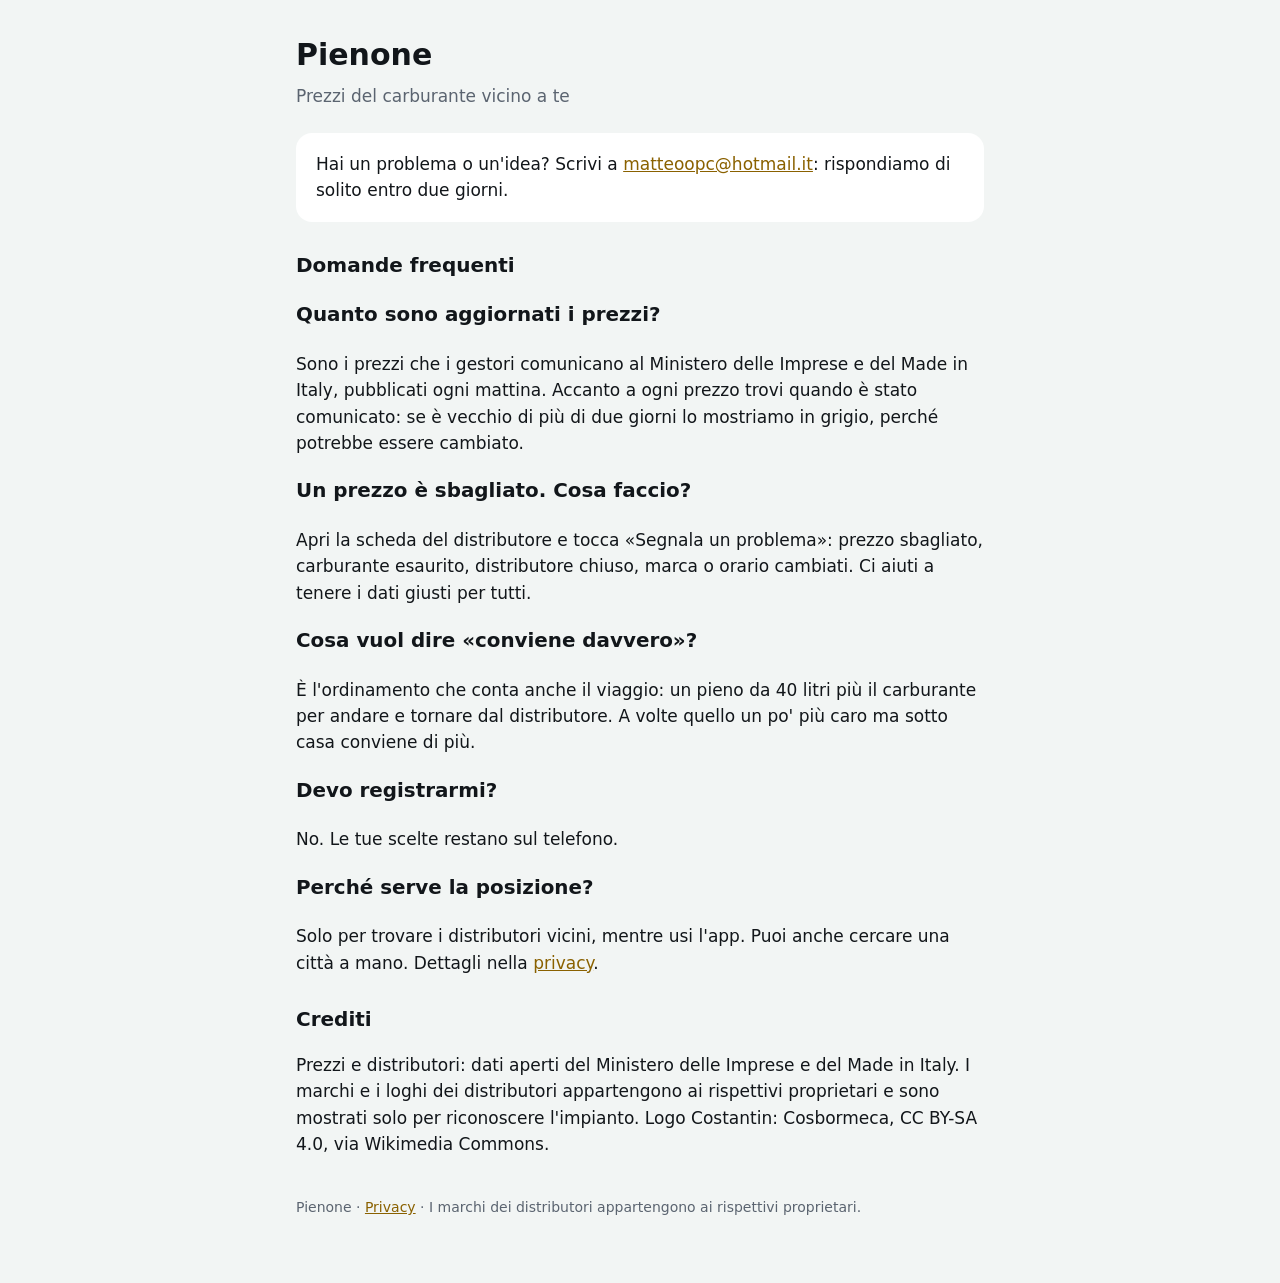
<file: index.html>
<!doctype html>
<html lang="it"><head><meta charset="utf-8"><meta name="viewport" content="width=device-width,initial-scale=1">
<title>Pienone — Supporto</title><link rel="stylesheet" href="stile.css"></head>
<body><main>
<h1>Pienone</h1>
<p class="data">Prezzi del carburante vicino a te</p>

<div class="scheda">Hai un problema o un'idea? Scrivi a <a href="mailto:matteoopc@hotmail.it">matteoopc@hotmail.it</a>: rispondiamo di solito entro due giorni.</div>

<h2>Domande frequenti</h2>
<h3>Quanto sono aggiornati i prezzi?</h3>
<p>Sono i prezzi che i gestori comunicano al Ministero delle Imprese e del Made in Italy, pubblicati ogni mattina. Accanto a ogni prezzo trovi quando è stato comunicato: se è vecchio di più di due giorni lo mostriamo in grigio, perché potrebbe essere cambiato.</p>
<h3>Un prezzo è sbagliato. Cosa faccio?</h3>
<p>Apri la scheda del distributore e tocca «Segnala un problema»: prezzo sbagliato, carburante esaurito, distributore chiuso, marca o orario cambiati. Ci aiuti a tenere i dati giusti per tutti.</p>
<h3>Cosa vuol dire «conviene davvero»?</h3>
<p>È l'ordinamento che conta anche il viaggio: un pieno da 40 litri più il carburante per andare e tornare dal distributore. A volte quello un po' più caro ma sotto casa conviene di più.</p>
<h3>Devo registrarmi?</h3>
<p>No. Le tue scelte restano sul telefono.</p>
<h3>Perché serve la posizione?</h3>
<p>Solo per trovare i distributori vicini, mentre usi l'app. Puoi anche cercare una città a mano. Dettagli nella <a href="privacy.html">privacy</a>.</p>

<h2>Crediti</h2>
<p>Prezzi e distributori: dati aperti del Ministero delle Imprese e del Made in Italy. I marchi e i loghi dei distributori appartengono ai rispettivi proprietari e sono mostrati solo per riconoscere l'impianto. Logo Costantin: Cosbormeca, CC BY-SA 4.0, via Wikimedia Commons.</p>

<footer>Pienone · <a href="privacy.html">Privacy</a> · I marchi dei distributori appartengono ai rispettivi proprietari.</footer>
</main></body></html>
</file>
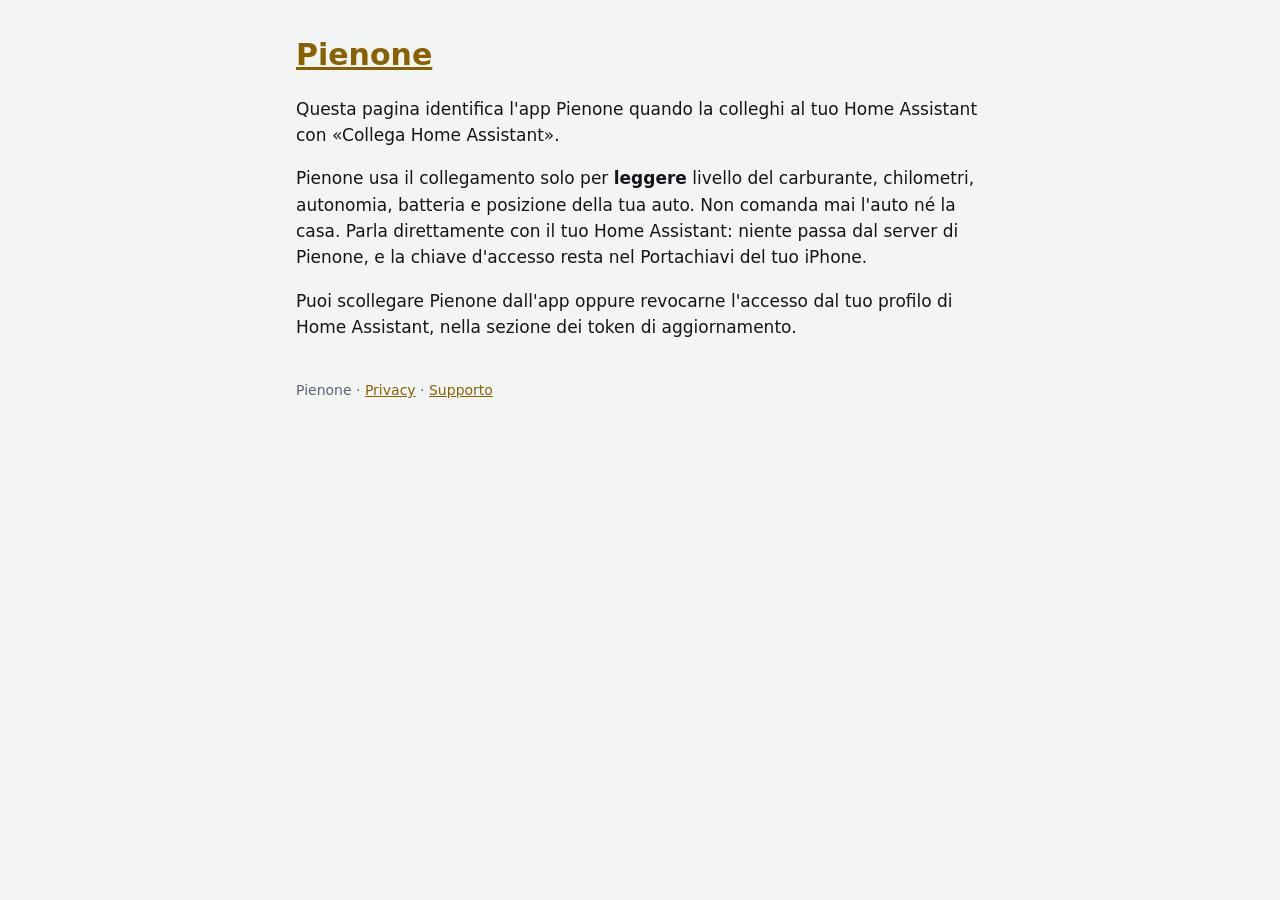
<file: ha/index.html>
<!doctype html>
<html lang="it"><head><meta charset="utf-8"><meta name="viewport" content="width=device-width,initial-scale=1">
<title>Pienone — Collegamento a Home Assistant</title>
<!-- Home Assistant legge questa pagina come client_id dell'accesso: il ritorno all'app è permesso solo verso questo indirizzo -->
<link rel="redirect_uri" href="pienone://ha">
<link rel="stylesheet" href="../stile.css"></head>
<body><main>
<div class="h-app"><h1><a class="u-url p-name" href="https://matteoopc.github.io/pienone-legal/ha/">Pienone</a></h1></div>
<p>Questa pagina identifica l'app Pienone quando la colleghi al tuo Home Assistant con «Collega Home Assistant».</p>
<p>Pienone usa il collegamento solo per <strong>leggere</strong> livello del carburante, chilometri, autonomia, batteria e posizione della tua auto. Non comanda mai l'auto né la casa. Parla direttamente con il tuo Home Assistant: niente passa dal server di Pienone, e la chiave d'accesso resta nel Portachiavi del tuo iPhone.</p>
<p>Puoi scollegare Pienone dall'app oppure revocarne l'accesso dal tuo profilo di Home Assistant, nella sezione dei token di aggiornamento.</p>
<footer>Pienone · <a href="../privacy.html">Privacy</a> · <a href="../index.html">Supporto</a></footer>
</main></body></html>
</file>
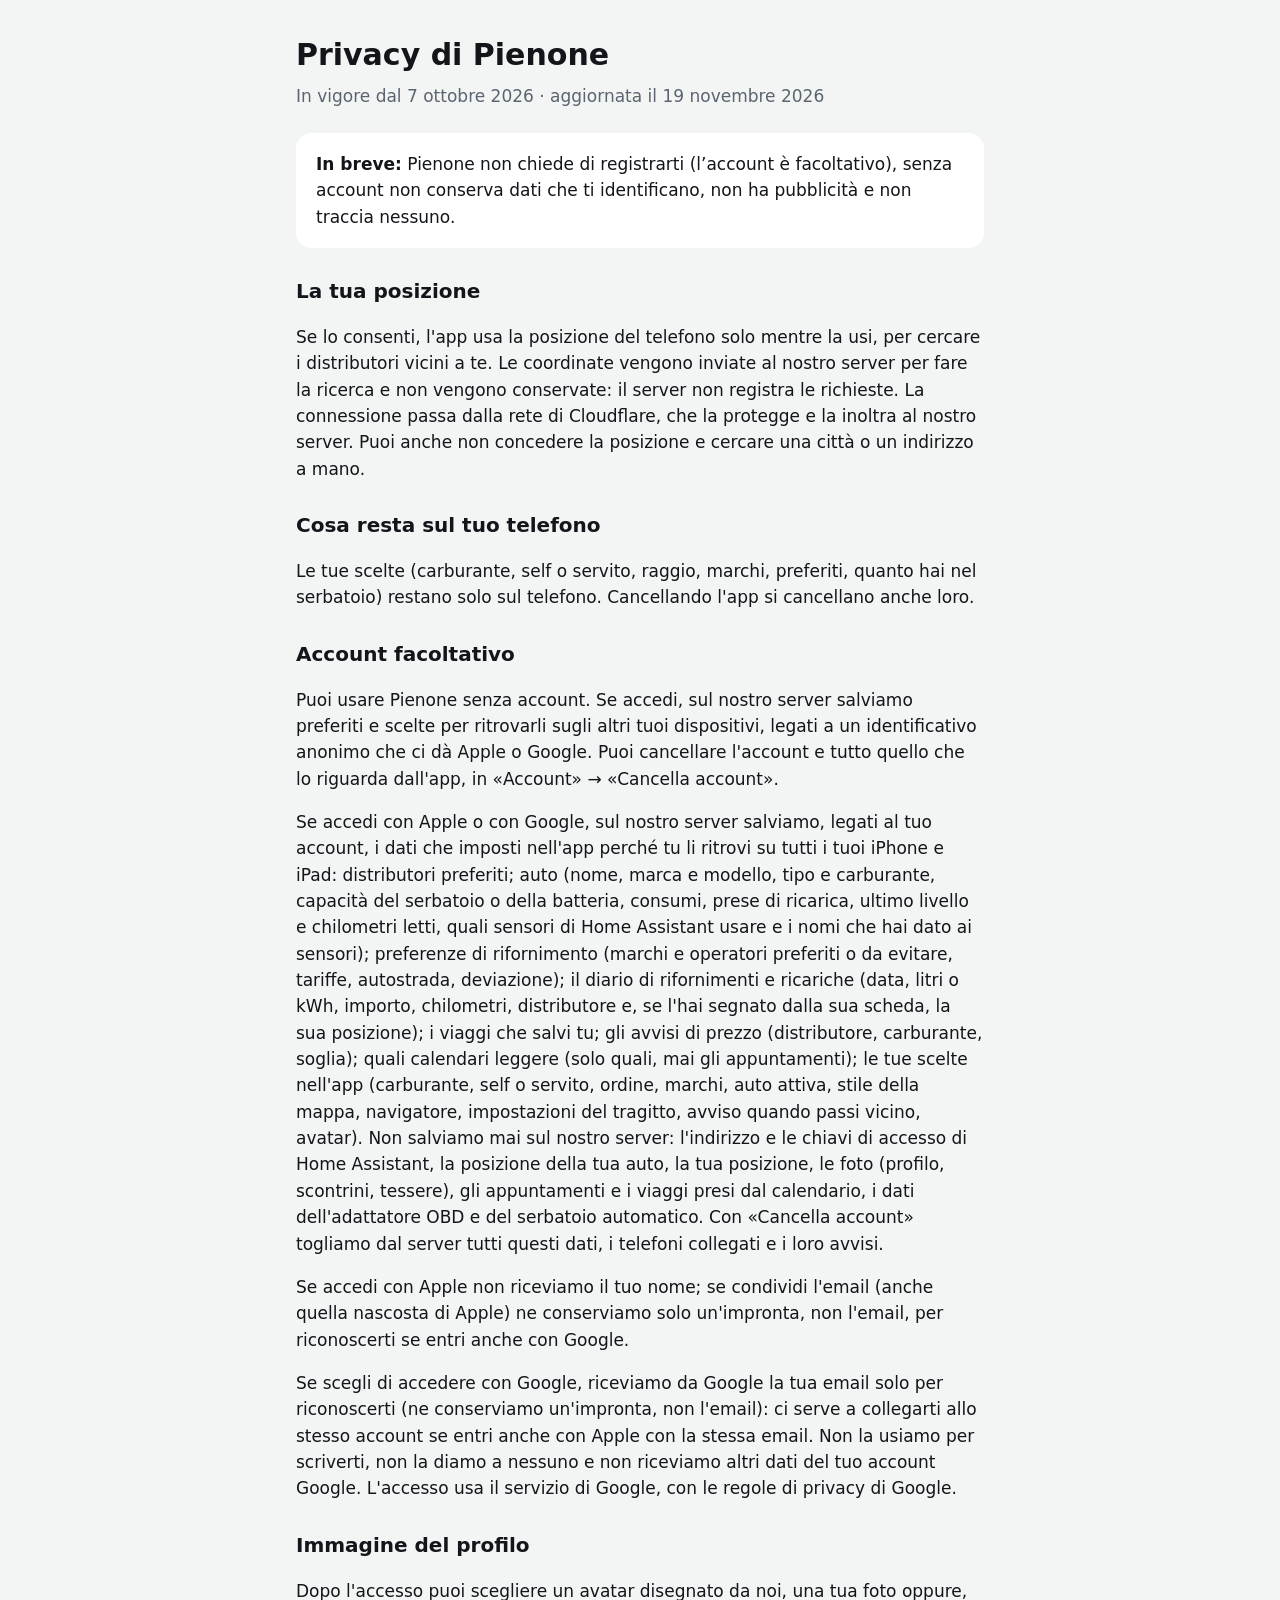
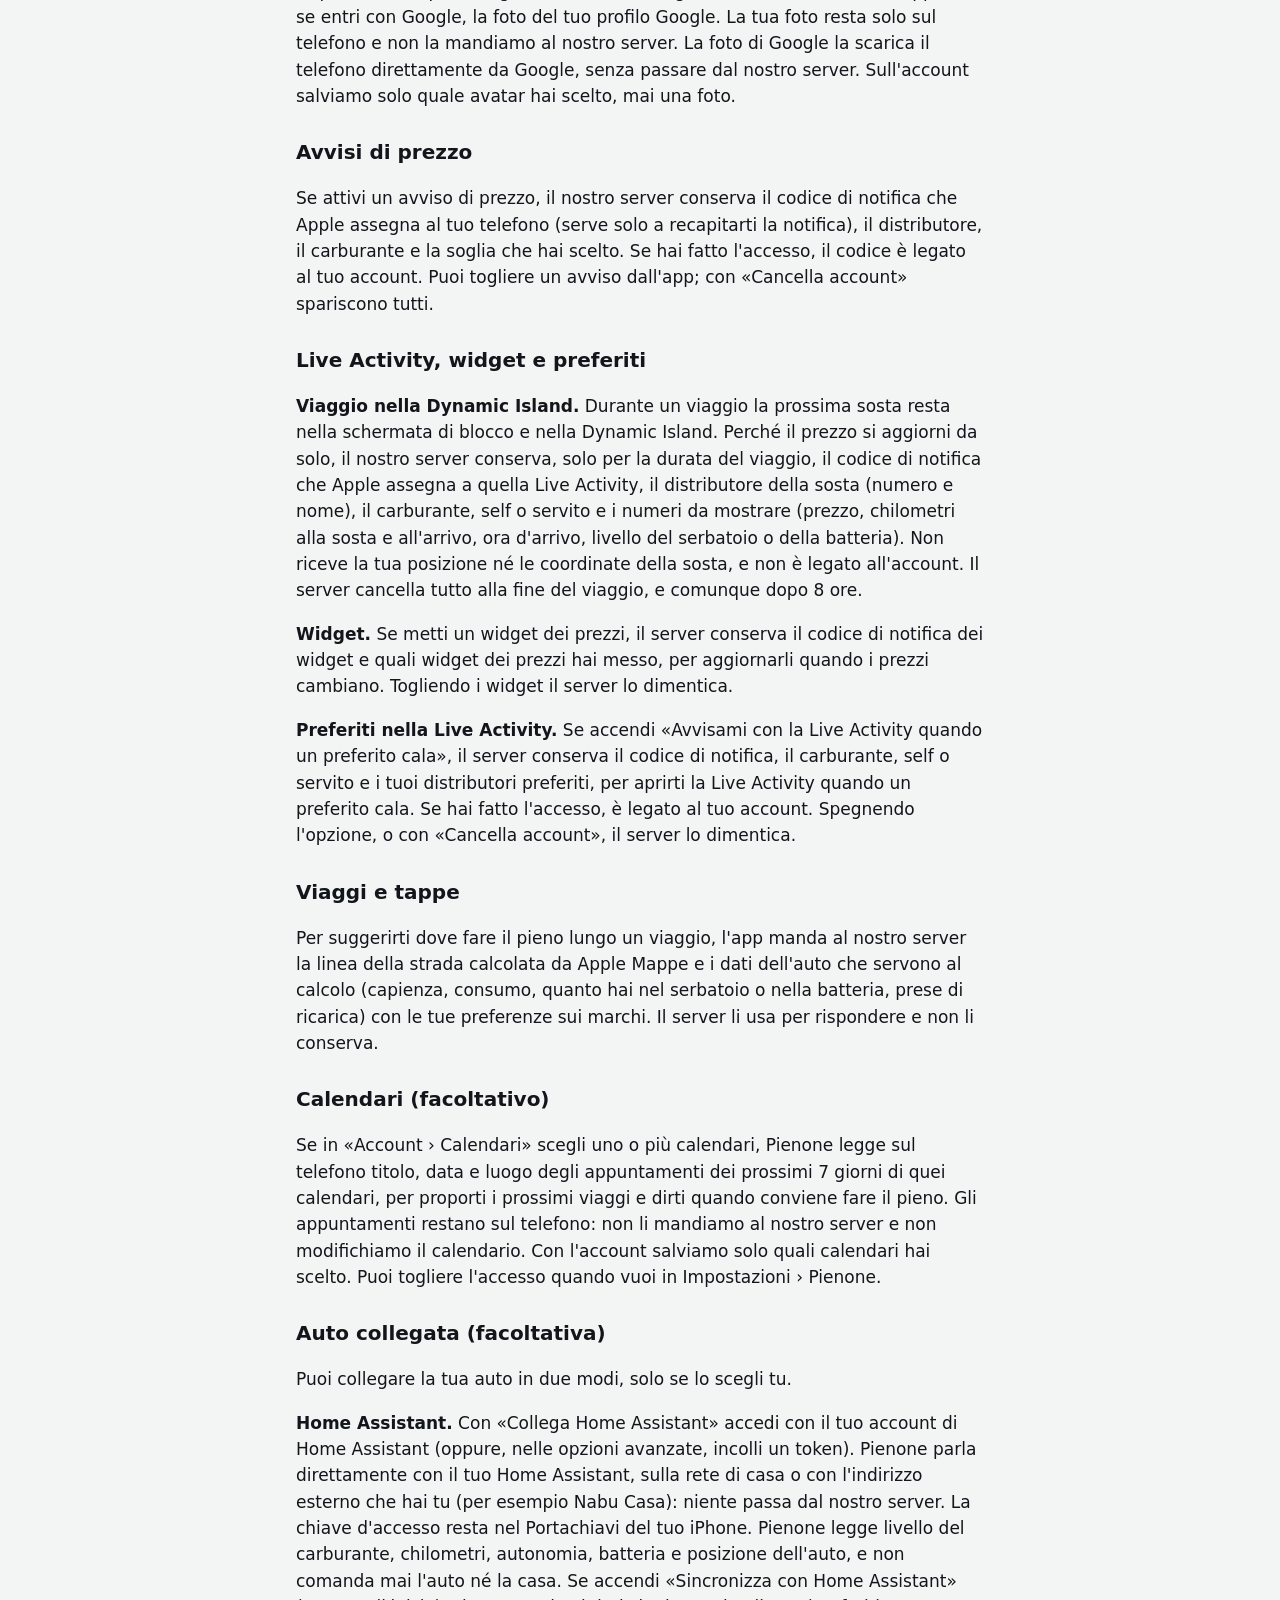
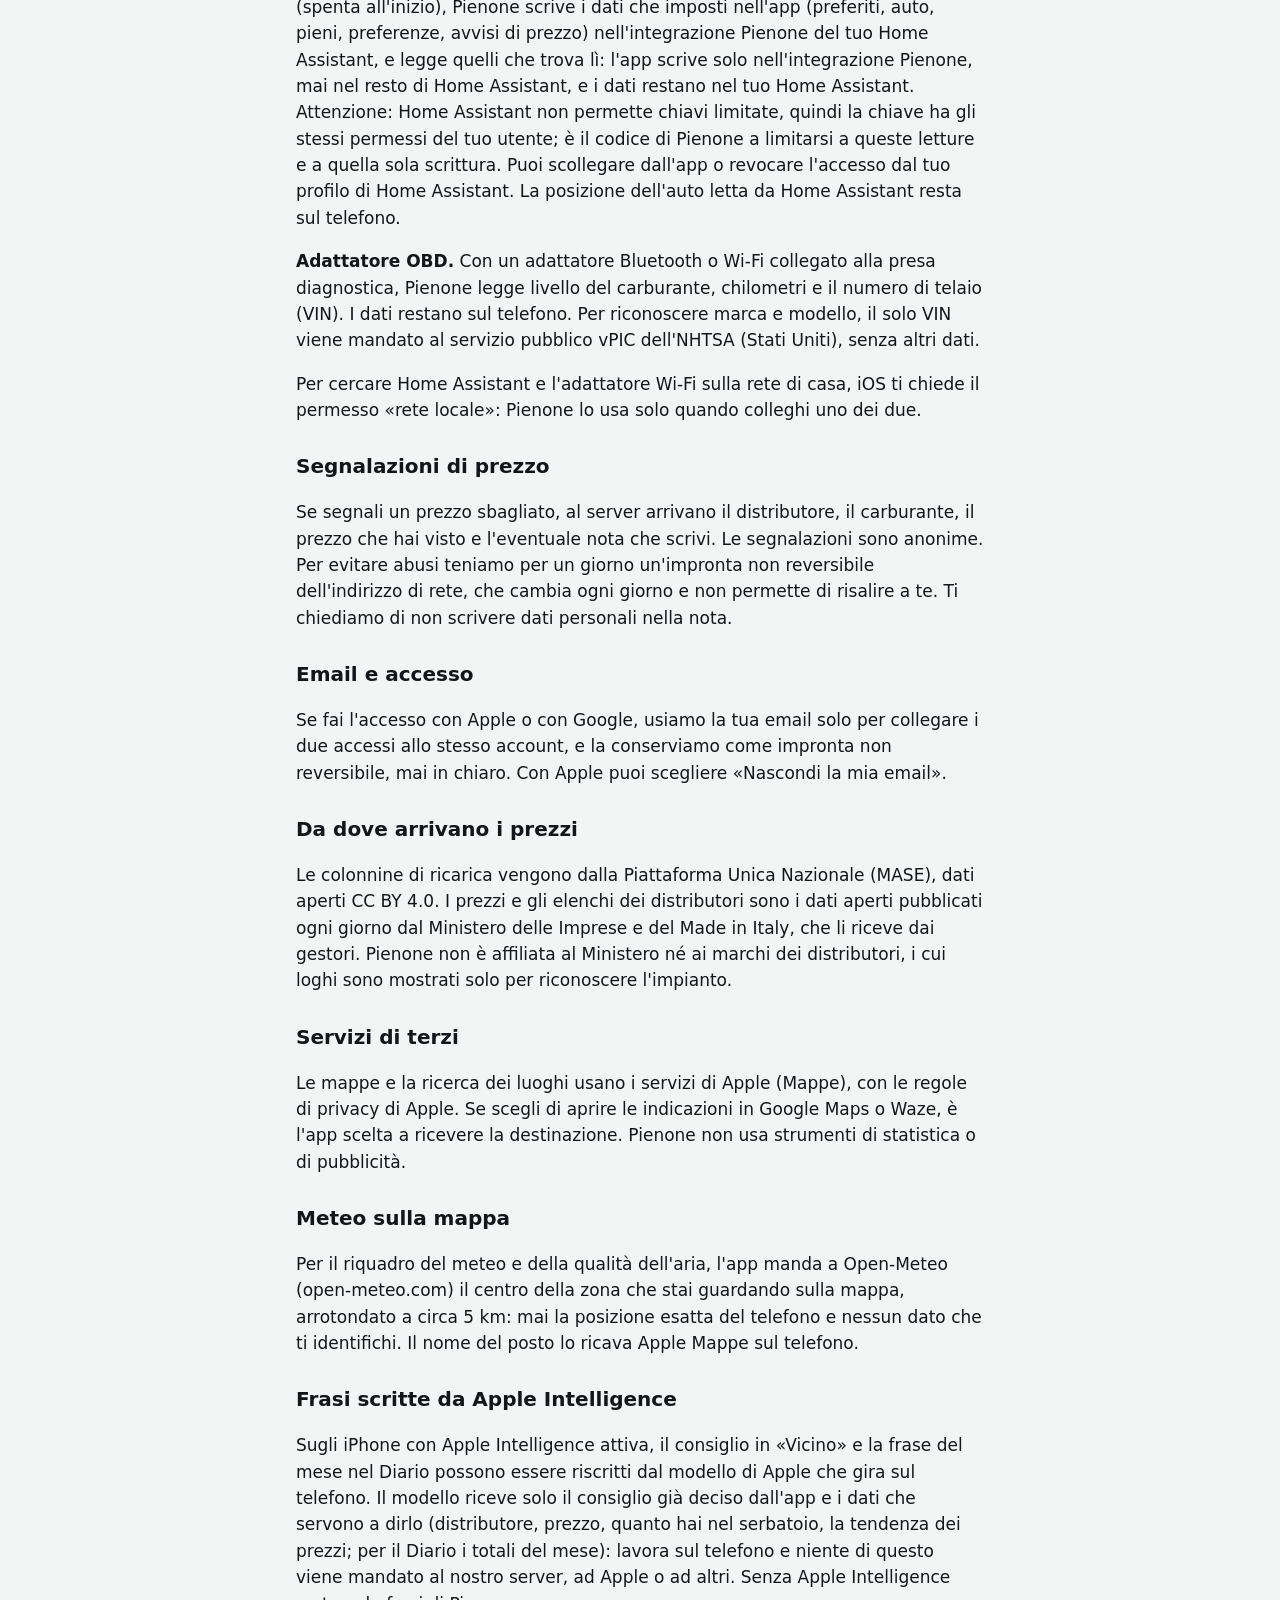
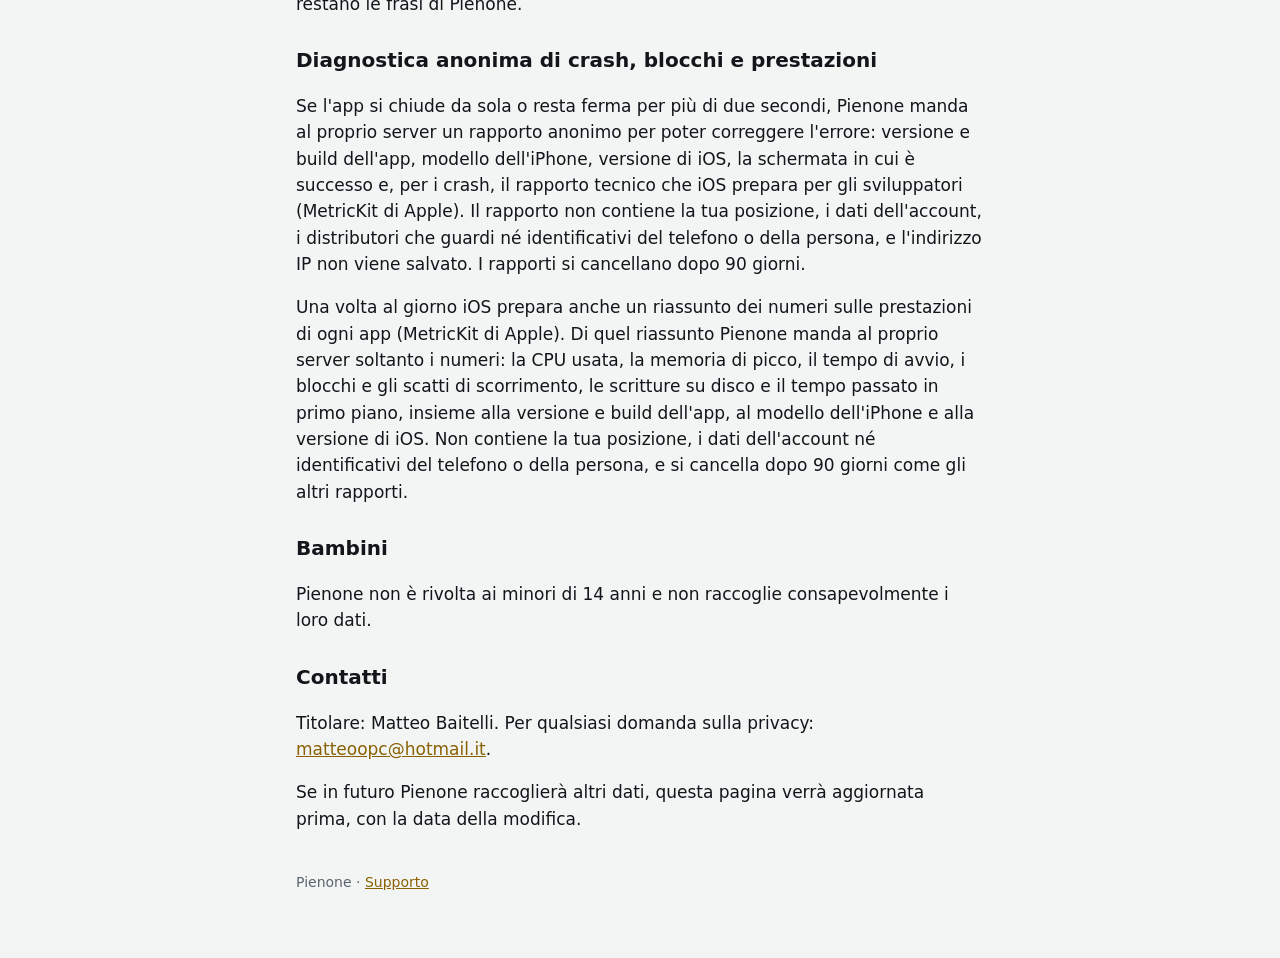
<file: privacy.html>
<!doctype html>
<html lang="it"><head><meta charset="utf-8"><meta name="viewport" content="width=device-width,initial-scale=1">
<title>Pienone — Privacy</title><link rel="stylesheet" href="stile.css"></head>
<body><main>
<h1>Privacy di Pienone</h1>
<p class="data">In vigore dal 7 ottobre 2026 · aggiornata il 19 novembre 2026</p>

<div class="scheda"><strong>In breve:</strong> Pienone non chiede di registrarti (l’account è facoltativo), senza account non conserva dati che ti identificano, non ha pubblicità e non traccia nessuno.</div>

<h2>La tua posizione</h2>
<p>Se lo consenti, l'app usa la posizione del telefono solo mentre la usi, per cercare i distributori vicini a te. Le coordinate vengono inviate al nostro server per fare la ricerca e non vengono conservate: il server non registra le richieste. La connessione passa dalla rete di Cloudflare, che la protegge e la inoltra al nostro server. Puoi anche non concedere la posizione e cercare una città o un indirizzo a mano.</p>

<h2>Cosa resta sul tuo telefono</h2>
<p>Le tue scelte (carburante, self o servito, raggio, marchi, preferiti, quanto hai nel serbatoio) restano solo sul telefono. Cancellando l'app si cancellano anche loro.</p>

<h2>Account facoltativo</h2>
<p>Puoi usare Pienone senza account. Se accedi, sul nostro server salviamo preferiti e scelte per ritrovarli sugli altri tuoi dispositivi, legati a un identificativo anonimo che ci dà Apple o Google. Puoi cancellare l'account e tutto quello che lo riguarda dall'app, in «Account» → «Cancella account».</p>
<p>Se accedi con Apple o con Google, sul nostro server salviamo, legati al tuo account, i dati che imposti nell'app perché tu li ritrovi su tutti i tuoi iPhone e iPad: distributori preferiti; auto (nome, marca e modello, tipo e carburante, capacità del serbatoio o della batteria, consumi, prese di ricarica, ultimo livello e chilometri letti, quali sensori di Home Assistant usare e i nomi che hai dato ai sensori); preferenze di rifornimento (marchi e operatori preferiti o da evitare, tariffe, autostrada, deviazione); il diario di rifornimenti e ricariche (data, litri o kWh, importo, chilometri, distributore e, se l'hai segnato dalla sua scheda, la sua posizione); i viaggi che salvi tu; gli avvisi di prezzo (distributore, carburante, soglia); quali calendari leggere (solo quali, mai gli appuntamenti); le tue scelte nell'app (carburante, self o servito, ordine, marchi, auto attiva, stile della mappa, navigatore, impostazioni del tragitto, avviso quando passi vicino, avatar). Non salviamo mai sul nostro server: l'indirizzo e le chiavi di accesso di Home Assistant, la posizione della tua auto, la tua posizione, le foto (profilo, scontrini, tessere), gli appuntamenti e i viaggi presi dal calendario, i dati dell'adattatore OBD e del serbatoio automatico. Con «Cancella account» togliamo dal server tutti questi dati, i telefoni collegati e i loro avvisi.</p>
<p>Se accedi con Apple non riceviamo il tuo nome; se condividi l'email (anche quella nascosta di Apple) ne conserviamo solo un'impronta, non l'email, per riconoscerti se entri anche con Google.</p>
<p>Se scegli di accedere con Google, riceviamo da Google la tua email solo per riconoscerti (ne conserviamo un'impronta, non l'email): ci serve a collegarti allo stesso account se entri anche con Apple con la stessa email. Non la usiamo per scriverti, non la diamo a nessuno e non riceviamo altri dati del tuo account Google. L'accesso usa il servizio di Google, con le regole di privacy di Google.</p>

<h2>Immagine del profilo</h2>
<p>Dopo l'accesso puoi scegliere un avatar disegnato da noi, una tua foto oppure, se entri con Google, la foto del tuo profilo Google. La tua foto resta solo sul telefono e non la mandiamo al nostro server. La foto di Google la scarica il telefono direttamente da Google, senza passare dal nostro server. Sull'account salviamo solo quale avatar hai scelto, mai una foto.</p>

<h2>Avvisi di prezzo</h2>
<p>Se attivi un avviso di prezzo, il nostro server conserva il codice di notifica che Apple assegna al tuo telefono (serve solo a recapitarti la notifica), il distributore, il carburante e la soglia che hai scelto. Se hai fatto l'accesso, il codice è legato al tuo account. Puoi togliere un avviso dall'app; con «Cancella account» spariscono tutti.</p>

<h2>Live Activity, widget e preferiti</h2>
<p><strong>Viaggio nella Dynamic Island.</strong> Durante un viaggio la prossima sosta resta nella schermata di blocco e nella Dynamic Island. Perché il prezzo si aggiorni da solo, il nostro server conserva, solo per la durata del viaggio, il codice di notifica che Apple assegna a quella Live Activity, il distributore della sosta (numero e nome), il carburante, self o servito e i numeri da mostrare (prezzo, chilometri alla sosta e all'arrivo, ora d'arrivo, livello del serbatoio o della batteria). Non riceve la tua posizione né le coordinate della sosta, e non è legato all'account. Il server cancella tutto alla fine del viaggio, e comunque dopo 8 ore.</p>
<p><strong>Widget.</strong> Se metti un widget dei prezzi, il server conserva il codice di notifica dei widget e quali widget dei prezzi hai messo, per aggiornarli quando i prezzi cambiano. Togliendo i widget il server lo dimentica.</p>
<p><strong>Preferiti nella Live Activity.</strong> Se accendi «Avvisami con la Live Activity quando un preferito cala», il server conserva il codice di notifica, il carburante, self o servito e i tuoi distributori preferiti, per aprirti la Live Activity quando un preferito cala. Se hai fatto l'accesso, è legato al tuo account. Spegnendo l'opzione, o con «Cancella account», il server lo dimentica.</p>

<h2>Viaggi e tappe</h2>
<p>Per suggerirti dove fare il pieno lungo un viaggio, l'app manda al nostro server la linea della strada calcolata da Apple Mappe e i dati dell'auto che servono al calcolo (capienza, consumo, quanto hai nel serbatoio o nella batteria, prese di ricarica) con le tue preferenze sui marchi. Il server li usa per rispondere e non li conserva.</p>

<h2>Calendari (facoltativo)</h2>
<p>Se in «Account › Calendari» scegli uno o più calendari, Pienone legge sul telefono titolo, data e luogo degli appuntamenti dei prossimi 7 giorni di quei calendari, per proporti i prossimi viaggi e dirti quando conviene fare il pieno. Gli appuntamenti restano sul telefono: non li mandiamo al nostro server e non modifichiamo il calendario. Con l'account salviamo solo quali calendari hai scelto. Puoi togliere l'accesso quando vuoi in Impostazioni › Pienone.</p>

<h2>Auto collegata (facoltativa)</h2>
<p>Puoi collegare la tua auto in due modi, solo se lo scegli tu.</p>
<p><strong>Home Assistant.</strong> Con «Collega Home Assistant» accedi con il tuo account di Home Assistant (oppure, nelle opzioni avanzate, incolli un token). Pienone parla direttamente con il tuo Home Assistant, sulla rete di casa o con l'indirizzo esterno che hai tu (per esempio Nabu Casa): niente passa dal nostro server. La chiave d'accesso resta nel Portachiavi del tuo iPhone. Pienone legge livello del carburante, chilometri, autonomia, batteria e posizione dell'auto, e non comanda mai l'auto né la casa. Se accendi «Sincronizza con Home Assistant» (spenta all'inizio), Pienone scrive i dati che imposti nell'app (preferiti, auto, pieni, preferenze, avvisi di prezzo) nell'integrazione Pienone del tuo Home Assistant, e legge quelli che trova lì: l'app scrive solo nell'integrazione Pienone, mai nel resto di Home Assistant, e i dati restano nel tuo Home Assistant. Attenzione: Home Assistant non permette chiavi limitate, quindi la chiave ha gli stessi permessi del tuo utente; è il codice di Pienone a limitarsi a queste letture e a quella sola scrittura. Puoi scollegare dall'app o revocare l'accesso dal tuo profilo di Home Assistant. La posizione dell'auto letta da Home Assistant resta sul telefono.</p>
<p><strong>Adattatore OBD.</strong> Con un adattatore Bluetooth o Wi-Fi collegato alla presa diagnostica, Pienone legge livello del carburante, chilometri e il numero di telaio (VIN). I dati restano sul telefono. Per riconoscere marca e modello, il solo VIN viene mandato al servizio pubblico vPIC dell'NHTSA (Stati Uniti), senza altri dati.</p>
<p>Per cercare Home Assistant e l'adattatore Wi-Fi sulla rete di casa, iOS ti chiede il permesso «rete locale»: Pienone lo usa solo quando colleghi uno dei due.</p>

<h2>Segnalazioni di prezzo</h2>
<p>Se segnali un prezzo sbagliato, al server arrivano il distributore, il carburante, il prezzo che hai visto e l'eventuale nota che scrivi. Le segnalazioni sono anonime. Per evitare abusi teniamo per un giorno un'impronta non reversibile dell'indirizzo di rete, che cambia ogni giorno e non permette di risalire a te. Ti chiediamo di non scrivere dati personali nella nota.</p>

<h2>Email e accesso</h2>
<p>Se fai l'accesso con Apple o con Google, usiamo la tua email solo per collegare i due accessi allo stesso account, e la conserviamo come impronta non reversibile, mai in chiaro. Con Apple puoi scegliere «Nascondi la mia email».</p>

<h2>Da dove arrivano i prezzi</h2>
<p>Le colonnine di ricarica vengono dalla Piattaforma Unica Nazionale (MASE), dati aperti CC BY 4.0. I prezzi e gli elenchi dei distributori sono i dati aperti pubblicati ogni giorno dal Ministero delle Imprese e del Made in Italy, che li riceve dai gestori. Pienone non è affiliata al Ministero né ai marchi dei distributori, i cui loghi sono mostrati solo per riconoscere l'impianto.</p>

<h2>Servizi di terzi</h2>
<p>Le mappe e la ricerca dei luoghi usano i servizi di Apple (Mappe), con le regole di privacy di Apple. Se scegli di aprire le indicazioni in Google Maps o Waze, è l'app scelta a ricevere la destinazione. Pienone non usa strumenti di statistica o di pubblicità.</p>
<h2>Meteo sulla mappa</h2>
<p>Per il riquadro del meteo e della qualità dell'aria, l'app manda a Open-Meteo (open-meteo.com) il centro della zona che stai guardando sulla mappa, arrotondato a circa 5 km: mai la posizione esatta del telefono e nessun dato che ti identifichi. Il nome del posto lo ricava Apple Mappe sul telefono.</p>
<h2>Frasi scritte da Apple Intelligence</h2>
<p>Sugli iPhone con Apple Intelligence attiva, il consiglio in «Vicino» e la frase del mese nel Diario possono essere riscritti dal modello di Apple che gira sul telefono. Il modello riceve solo il consiglio già deciso dall'app e i dati che servono a dirlo (distributore, prezzo, quanto hai nel serbatoio, la tendenza dei prezzi; per il Diario i totali del mese): lavora sul telefono e niente di questo viene mandato al nostro server, ad Apple o ad altri. Senza Apple Intelligence restano le frasi di Pienone.</p>

<h2>Diagnostica anonima di crash, blocchi e prestazioni</h2>
<p>Se l'app si chiude da sola o resta ferma per più di due secondi, Pienone manda al proprio server un rapporto anonimo per poter correggere l'errore: versione e build dell'app, modello dell'iPhone, versione di iOS, la schermata in cui è successo e, per i crash, il rapporto tecnico che iOS prepara per gli sviluppatori (MetricKit di Apple). Il rapporto non contiene la tua posizione, i dati dell'account, i distributori che guardi né identificativi del telefono o della persona, e l'indirizzo IP non viene salvato. I rapporti si cancellano dopo 90 giorni.</p>
<p>Una volta al giorno iOS prepara anche un riassunto dei numeri sulle prestazioni di ogni app (MetricKit di Apple). Di quel riassunto Pienone manda al proprio server soltanto i numeri: la CPU usata, la memoria di picco, il tempo di avvio, i blocchi e gli scatti di scorrimento, le scritture su disco e il tempo passato in primo piano, insieme alla versione e build dell'app, al modello dell'iPhone e alla versione di iOS. Non contiene la tua posizione, i dati dell'account né identificativi del telefono o della persona, e si cancella dopo 90 giorni come gli altri rapporti.</p>

<h2>Bambini</h2>
<p>Pienone non è rivolta ai minori di 14 anni e non raccoglie consapevolmente i loro dati.</p>

<h2>Contatti</h2>
<p>Titolare: Matteo Baitelli. Per qualsiasi domanda sulla privacy: <a href="mailto:matteoopc@hotmail.it">matteoopc@hotmail.it</a>.</p>
<p>Se in futuro Pienone raccoglierà altri dati, questa pagina verrà aggiornata prima, con la data della modifica.</p>

<footer>Pienone · <a href="index.html">Supporto</a></footer>
</main></body></html>
</file>
<file: stile.css>
:root{--fondo:#F2F5F4;--testo:#12161A;--secondario:#5b6470;--accento:#8A6100;--scheda:#fff}
@media (prefers-color-scheme:dark){:root{--fondo:#12161A;--testo:#EEF1F4;--secondario:#9aa3ad;--accento:#F2B233;--scheda:#1B222A}}
*{box-sizing:border-box}body{margin:0;background:var(--fondo);color:var(--testo);font:17px/1.55 -apple-system,BlinkMacSystemFont,"SF Pro Text",system-ui,sans-serif}
main{max-width:720px;margin:0 auto;padding:32px 16px 64px}h1{font-size:30px;margin:0 0 4px}h2{font-size:20px;margin:28px 0 8px}
.data{color:var(--secondario);margin:0 0 24px}.scheda{background:var(--scheda);border-radius:16px;padding:18px 20px;margin:16px 0}
a{color:var(--accento)}ul{padding-left:20px}li{margin:6px 0}footer{color:var(--secondario);font-size:14px;margin-top:40px}
</file>
